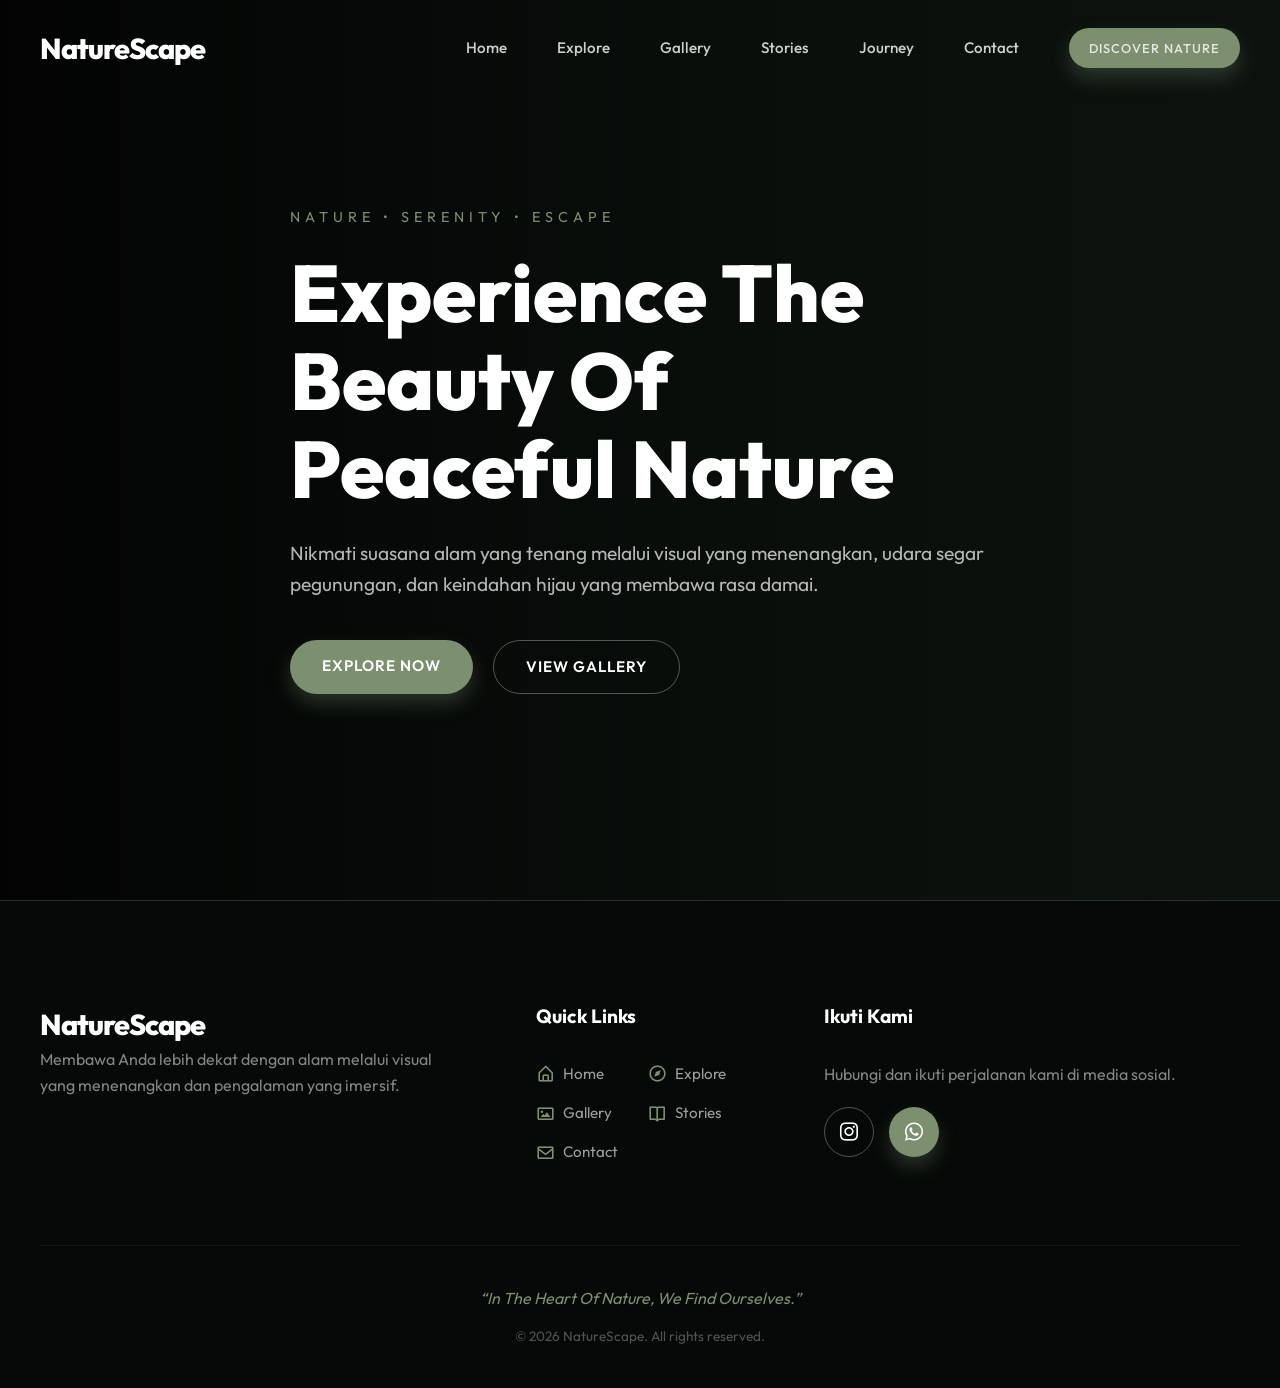
<file: index.html>
<!DOCTYPE html>
<html lang="id">
<head>
    <meta charset="UTF-8">
    <meta name="viewport" content="width=device-width, initial-scale=1.0">
    <title>NatureScape | Experience The Serenity</title>
    <link href='https://unpkg.com/boxicons@2.1.4/css/boxicons.min.css' rel='stylesheet'>
    <link rel="stylesheet" href="style.css">
</head>
<body>


    <!-- Navbar -->
    <nav id="navbar">
        <div class="container nav-container">
            <a href="index.html" class="logo">NatureScape</a>
            
            <div class="nav-links">
                <a href="index.html">Home</a>
                <a href="explore.html">Explore</a>
                <a href="gallery.html">Gallery</a>
                <a href="stories.html">Stories</a>
                <a href="journey.html">Journey</a>
                <a href="contact.html">Contact</a>
                <a href="explore.html" class="btn btn-primary" style="padding: 10px 20px; font-size: 0.8rem;">Discover Nature</a>
            </div>
        </div>
    </nav>

    <!-- Hero Section -->
    <header class="hero" style="background-image: url('https://images.unsplash.com/photo-1441974231531-c6227db76b6e?auto=format&fit=crop&q=80&w=2000');">
        <div class="hero-overlay"></div>
        <div class="container">
            <div class="hero-content">
                <span class="hero-tagline">Nature • Serenity • Escape</span>
                <h1>Experience The Beauty Of Peaceful Nature</h1>
                <p>Nikmati suasana alam yang tenang melalui visual yang menenangkan, udara segar pegunungan, dan keindahan hijau yang membawa rasa damai.</p>
                <div class="hero-btns">
                    <a href="explore.html" class="btn btn-primary">Explore Now</a>
                    <a href="gallery.html" class="btn btn-outline">View Gallery</a>
                </div>
            </div>
        </div>
        
    </header>

    <!-- Footer -->
    <footer>
        <div class="container">
            <div class="footer-grid">
                <div class="footer-col">
                    <a href="#" class="logo" style="color: white;">NatureScape</a>
                    <p>Membawa Anda lebih dekat dengan alam melalui visual yang menenangkan dan pengalaman yang imersif.</p>
                </div>
                <div class="footer-col">
                    <h4>Quick Links</h4>
                    <div class="quick-links-grid">
                        <a href="index.html"><i class='bx bx-home-alt'></i> Home</a>
                        <a href="explore.html"><i class='bx bx-compass'></i> Explore</a>
                        <a href="gallery.html"><i class='bx bx-image'></i> Gallery</a>
                        <a href="stories.html"><i class='bx bx-book-open'></i> Stories</a>
                        <a href="contact.html"><i class='bx bx-envelope'></i> Contact</a>
                    </div>
                </div>
                <div class="footer-col">
                    <h4>Ikuti Kami</h4>
                    <p>Hubungi dan ikuti perjalanan kami di media sosial.</p>
                    <div class="social-links" style="display: flex; gap: 15px; flex-wrap: wrap; margin-top: 15px;">
                        <a href="https://www.instagram.com/mrijalalafif?igsh=MTB0MHI0NGc5NnZpOQ==" class="btn btn-outline social-btn" title="Instagram" target="_blank"><i class='bx bxl-instagram'></i></a>
                        <a href="https://wa.me/6285609213828?text=Halo%20kak%2C%20saya%20ingin%20diskusi%20tentang%20NatureScape" class="btn btn-primary social-btn" title="WhatsApp" target="_blank"><i class='bx bxl-whatsapp'></i></a>
                    </div>
                </div>
            </div>

            <div class="footer-bottom">
                <p class="footer-quote">“In The Heart Of Nature, We Find Ourselves.”</p>
                <p class="copyright">© 2026 NatureScape. All rights reserved.</p>
            </div>
        </div>
    </footer>

    <script src="script.js"></script>
</body>
</html>
</file>
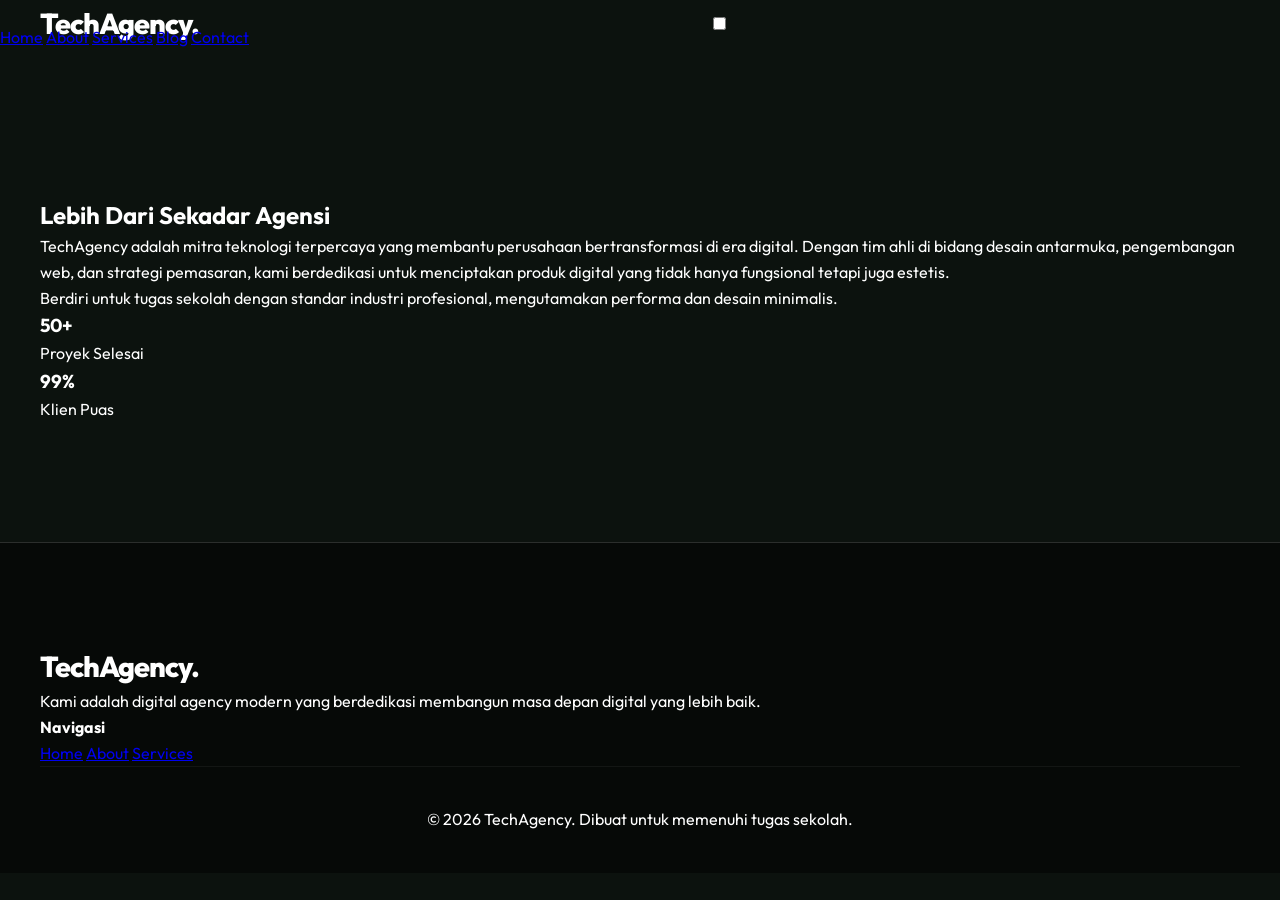
<file: about.html>
<!DOCTYPE html>
<html lang="id">
<head>
    <meta charset="UTF-8">
    <meta name="viewport" content="width=device-width, initial-scale=1.0">
    <title>About Us - TechAgency</title>
    <link rel="preconnect" href="https://fonts.googleapis.com">
    <link rel="preconnect" href="https://fonts.gstatic.com" crossorigin>
    <link href="https://fonts.googleapis.com/css2?family=Inter:wght@300;400;500;600;700;800&display=swap" rel="stylesheet">
    <link rel="stylesheet" href="https://cdnjs.cloudflare.com/ajax/libs/font-awesome/6.4.0/css/all.min.css">
    <link rel="stylesheet" href="style.css">
</head>
<body>

    <header class="navbar">
        <div class="container nav-container">
            <a href="index.html" class="logo">Tech<span>Agency.</span></a>
            <input type="checkbox" id="check">
            <label for="check" class="menu-toggle">
                <span class="bar"></span>
                <span class="bar"></span>
                <span class="bar"></span>
            </label>
            <nav class="nav-menu">
                <a href="index.html" class="nav-link">Home</a>
                <a href="about.html" class="nav-link active">About</a>
                <a href="services.html" class="nav-link">Services</a>
                <a href="blog.html" class="nav-link">Blog</a>
                <a href="contact.html" class="nav-link btn-nav">Contact</a>
            </nav>
        </div>
    </header>

    <section class="about" style="padding-top: 150px;">
        <div class="container about-container">
            <div class="about-text">
                <h2>Lebih Dari Sekadar <span class="highlight">Agensi</span></h2>
                <p>TechAgency adalah mitra teknologi terpercaya yang membantu perusahaan bertransformasi di era digital. Dengan tim ahli di bidang desain antarmuka, pengembangan web, dan strategi pemasaran, kami berdedikasi untuk menciptakan produk digital yang tidak hanya fungsional tetapi juga estetis.</p>
                <p>Berdiri untuk tugas sekolah dengan standar industri profesional, mengutamakan performa dan desain minimalis.</p>
            </div>
            <div class="about-stats">
                <div class="stat-item">
                    <h3>50+</h3>
                    <p>Proyek Selesai</p>
                </div>
                <div class="stat-item">
                    <h3>99%</h3>
                    <p>Klien Puas</p>
                </div>
            </div>
        </div>
    </section>

    <footer>
        <div class="container footer-content">
            <div class="footer-top">
                <div class="footer-brand">
                    <a href="index.html" class="logo">Tech<span>Agency.</span></a>
                    <p>Kami adalah digital agency modern yang berdedikasi membangun masa depan digital yang lebih baik.</p>
                </div>
                <div class="footer-links">
                    <h4>Navigasi</h4>
                    <a href="index.html">Home</a>
                    <a href="about.html">About</a>
                    <a href="services.html">Services</a>
                </div>
            </div>
            <div class="footer-bottom">
                <p>&copy; 2026 TechAgency. Dibuat untuk memenuhi tugas sekolah.</p>
            </div>
        </div>
    </footer>

</body>
</html>
</file>
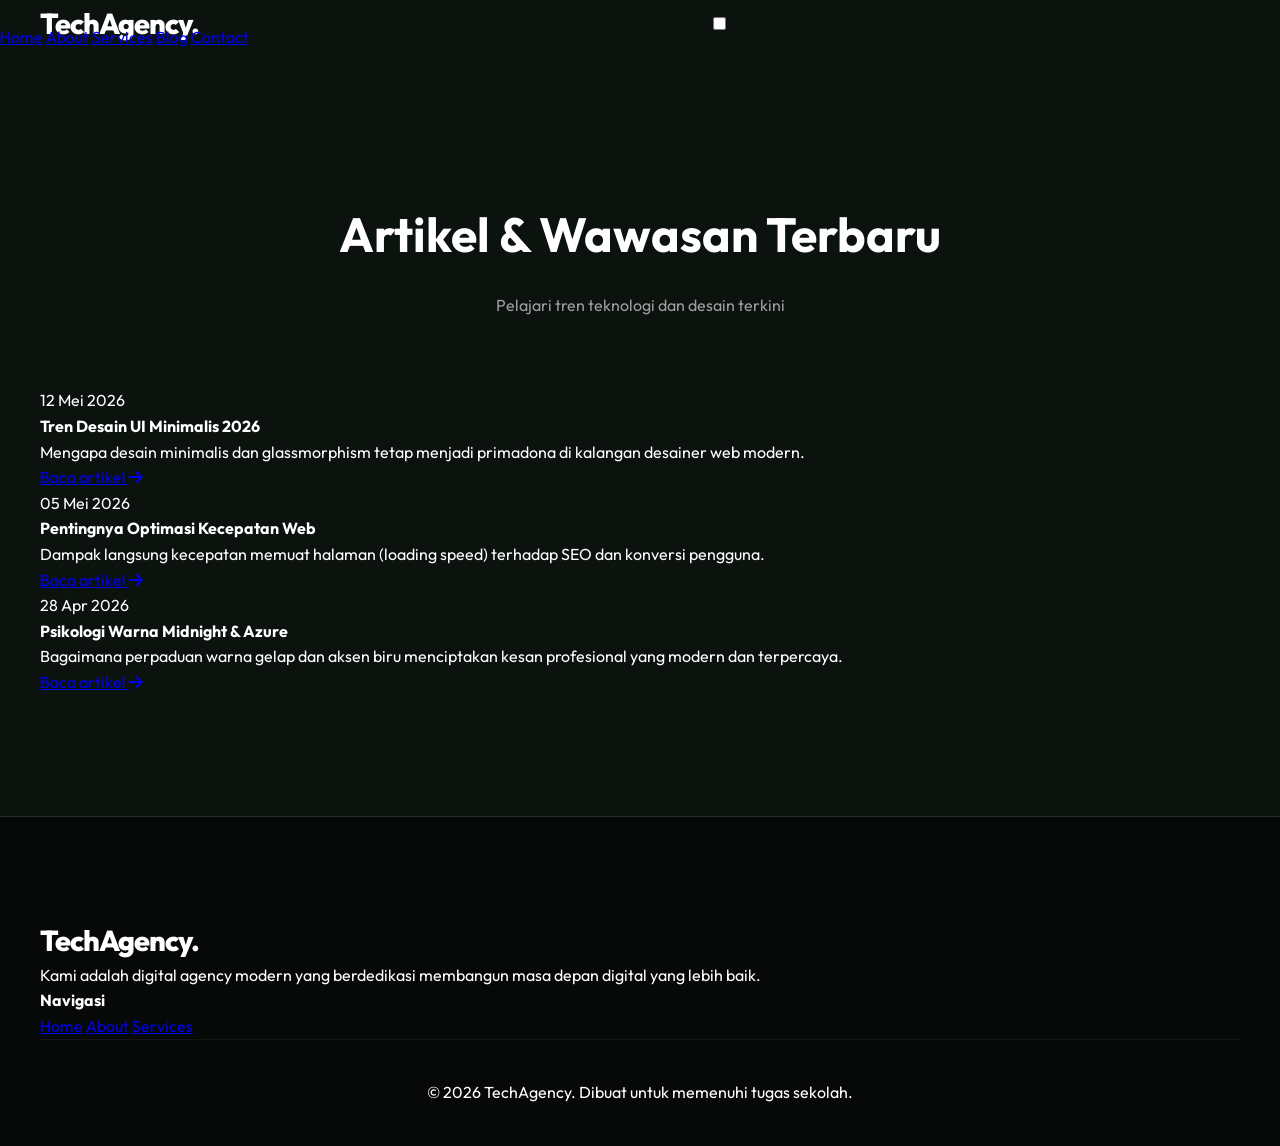
<file: blog.html>
<!DOCTYPE html>
<html lang="id">
<head>
    <meta charset="UTF-8">
    <meta name="viewport" content="width=device-width, initial-scale=1.0">
    <title>Blog - TechAgency</title>
    <link rel="preconnect" href="https://fonts.googleapis.com">
    <link rel="preconnect" href="https://fonts.gstatic.com" crossorigin>
    <link href="https://fonts.googleapis.com/css2?family=Inter:wght@300;400;500;600;700;800&display=swap" rel="stylesheet">
    <link rel="stylesheet" href="https://cdnjs.cloudflare.com/ajax/libs/font-awesome/6.4.0/css/all.min.css">
    <link rel="stylesheet" href="style.css">
</head>
<body>

    <header class="navbar">
        <div class="container nav-container">
            <a href="index.html" class="logo">Tech<span>Agency.</span></a>
            <input type="checkbox" id="check">
            <label for="check" class="menu-toggle">
                <span class="bar"></span>
                <span class="bar"></span>
                <span class="bar"></span>
            </label>
            <nav class="nav-menu">
                <a href="index.html" class="nav-link">Home</a>
                <a href="about.html" class="nav-link">About</a>
                <a href="services.html" class="nav-link">Services</a>
                <a href="blog.html" class="nav-link active">Blog</a>
                <a href="contact.html" class="nav-link btn-nav">Contact</a>
            </nav>
        </div>
    </header>

    <section class="blog" style="padding-top: 150px;">
        <div class="container">
            <div class="section-header">
                <h2>Artikel & Wawasan Terbaru</h2>
                <p>Pelajari tren teknologi dan desain terkini</p>
            </div>
            
            <div class="blog-grid">
                <div class="blog-card">
                    <div class="blog-img img-1"></div>
                    <div class="blog-info">
                        <span class="blog-date">12 Mei 2026</span>
                        <h4>Tren Desain UI Minimalis 2026</h4>
                        <p>Mengapa desain minimalis dan glassmorphism tetap menjadi primadona di kalangan desainer web modern.</p>
                        <a href="#" class="read-more">Baca artikel <i class="fa-solid fa-arrow-right"></i></a>
                    </div>
                </div>
                <div class="blog-card">
                    <div class="blog-img img-2"></div>
                    <div class="blog-info">
                        <span class="blog-date">05 Mei 2026</span>
                        <h4>Pentingnya Optimasi Kecepatan Web</h4>
                        <p>Dampak langsung kecepatan memuat halaman (loading speed) terhadap SEO dan konversi pengguna.</p>
                        <a href="#" class="read-more">Baca artikel <i class="fa-solid fa-arrow-right"></i></a>
                    </div>
                </div>
                <div class="blog-card">
                    <div class="blog-img img-3"></div>
                    <div class="blog-info">
                        <span class="blog-date">28 Apr 2026</span>
                        <h4>Psikologi Warna Midnight & Azure</h4>
                        <p>Bagaimana perpaduan warna gelap dan aksen biru menciptakan kesan profesional yang modern dan terpercaya.</p>
                        <a href="#" class="read-more">Baca artikel <i class="fa-solid fa-arrow-right"></i></a>
                    </div>
                </div>
            </div>
        </div>
    </section>

    <footer>
        <div class="container footer-content">
            <div class="footer-top">
                <div class="footer-brand">
                    <a href="index.html" class="logo">Tech<span>Agency.</span></a>
                    <p>Kami adalah digital agency modern yang berdedikasi membangun masa depan digital yang lebih baik.</p>
                </div>
                <div class="footer-links">
                    <h4>Navigasi</h4>
                    <a href="index.html">Home</a>
                    <a href="about.html">About</a>
                    <a href="services.html">Services</a>
                </div>
            </div>
            <div class="footer-bottom">
                <p>&copy; 2026 TechAgency. Dibuat untuk memenuhi tugas sekolah.</p>
            </div>
        </div>
    </footer>

</body>
</html>
</file>
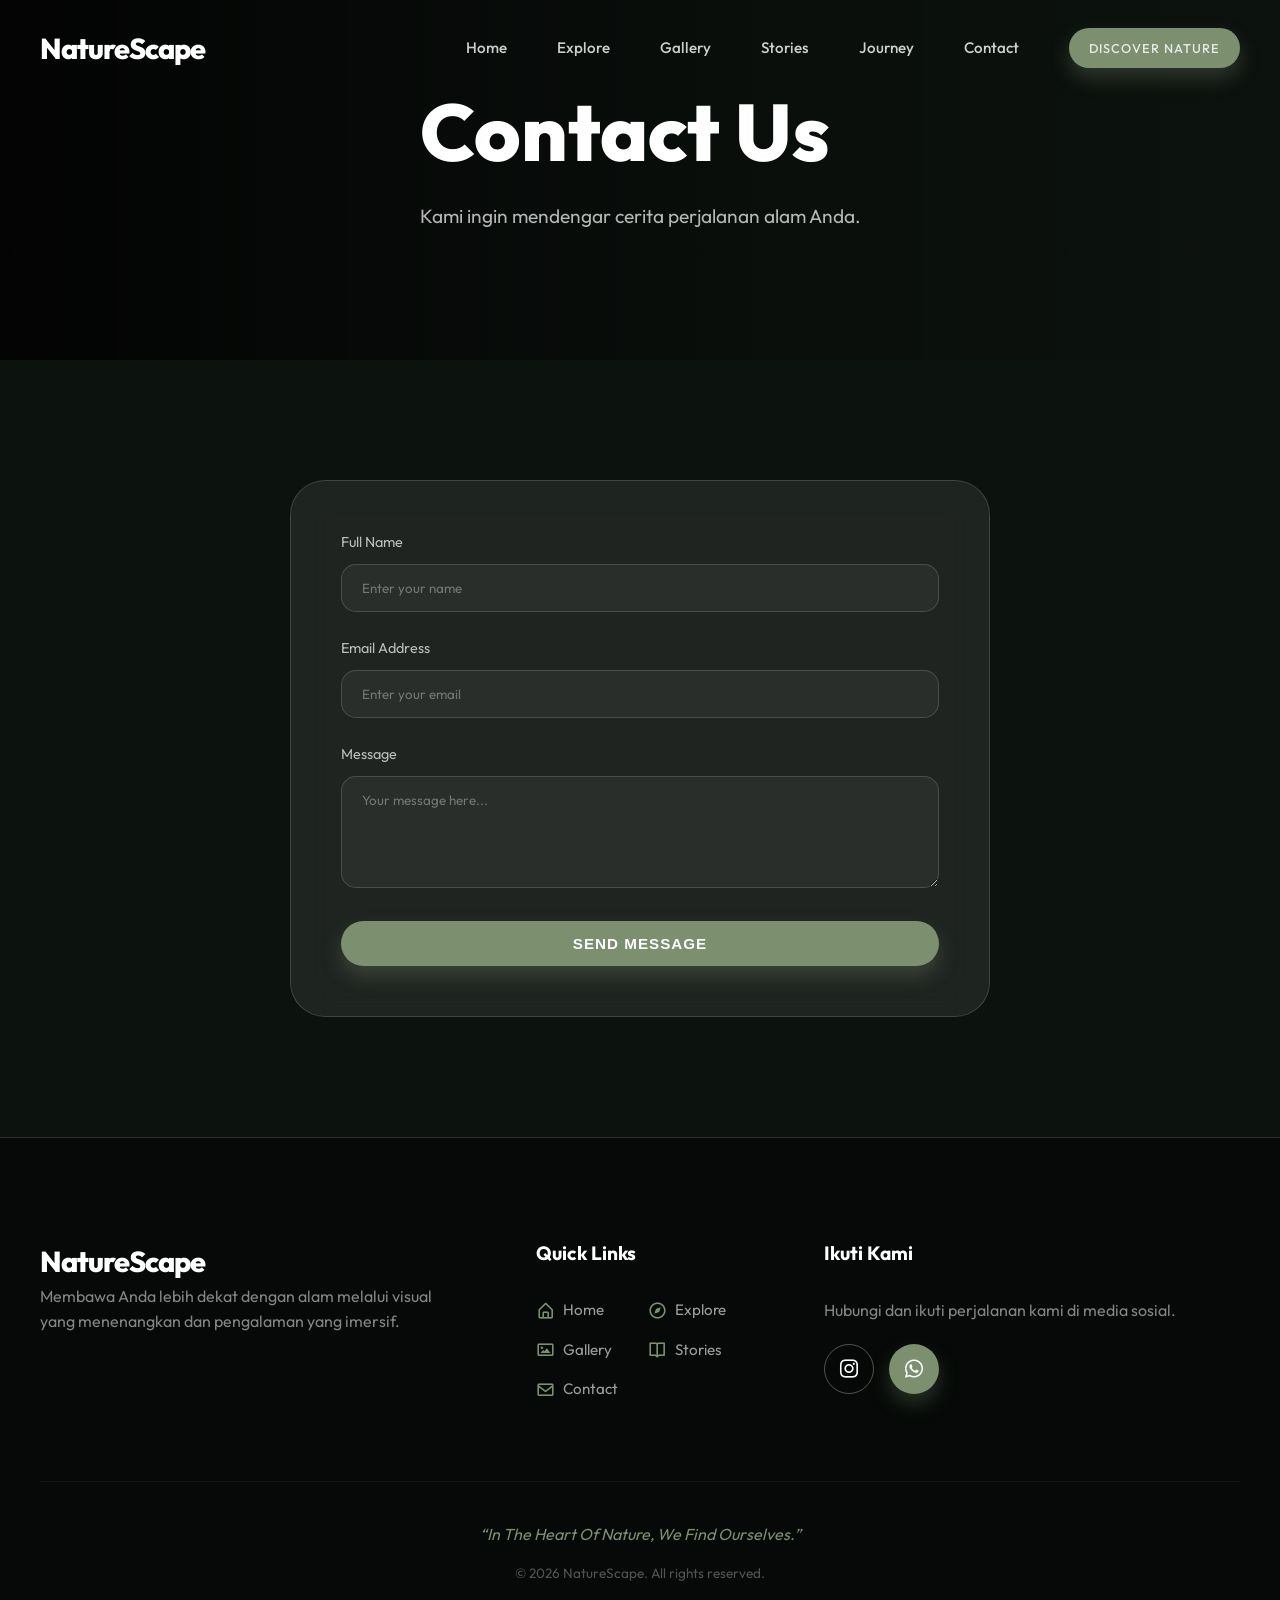
<file: contact.html>
<!DOCTYPE html>
<html lang="id">
<head>
    <meta charset="UTF-8">
    <meta name="viewport" content="width=device-width, initial-scale=1.0">
    <title>Contact | NatureScape</title>
    <link href='https://unpkg.com/boxicons@2.1.4/css/boxicons.min.css' rel='stylesheet'>
    <link rel="stylesheet" href="style.css">
</head>
<body>


    <!-- Navbar -->
    <nav id="navbar" class="scrolled">
        <div class="container nav-container">
            <a href="index.html" class="logo">NatureScape</a>
            <div class="nav-links">
                <a href="index.html">Home</a>
                <a href="explore.html">Explore</a>
                <a href="gallery.html">Gallery</a>
                <a href="stories.html">Stories</a>
                <a href="journey.html">Journey</a>
                <a href="contact.html">Contact</a>
                <a href="explore.html" class="btn btn-primary" style="padding: 10px 20px; font-size: 0.8rem;">Discover Nature</a>
            </div>
        </div>
    </nav>

    <header class="hero" style="height: 40vh; background-image: url('https://images.unsplash.com/photo-1441974231531-c6227db76b6e?auto=format&fit=crop&q=80&w=2000');">
        <div class="hero-overlay"></div>
        <div class="container">
            <div class="hero-content">
                <h1>Contact Us</h1>
                <p>Kami ingin mendengar cerita perjalanan alam Anda.</p>
            </div>
        </div>
    </header>

    <section id="contact">
        <div class="container">
            <form class="contact-form">
                <div class="form-group">
                    <label>Full Name</label>
                    <input type="text" placeholder="Enter your name">
                </div>
                <div class="form-group">
                    <label>Email Address</label>
                    <input type="email" placeholder="Enter your email">
                </div>
                <div class="form-group">
                    <label>Message</label>
                    <textarea rows="5" placeholder="Your message here..."></textarea>
                </div>
                <button type="submit" class="btn btn-primary" style="width: 100%;">Send Message</button>
            </form>
        </div>
    </section>

    <!-- Footer -->
    <footer>
        <div class="container">
            <div class="footer-grid">
                <div class="footer-col">
                    <a href="#" class="logo" style="color: white;">NatureScape</a>
                    <p>Membawa Anda lebih dekat dengan alam melalui visual yang menenangkan dan pengalaman yang imersif.</p>
                </div>
                <div class="footer-col">
                    <h4>Quick Links</h4>
                    <div class="quick-links-grid">
                        <a href="index.html"><i class='bx bx-home-alt'></i> Home</a>
                        <a href="explore.html"><i class='bx bx-compass'></i> Explore</a>
                        <a href="gallery.html"><i class='bx bx-image'></i> Gallery</a>
                        <a href="stories.html"><i class='bx bx-book-open'></i> Stories</a>
                        <a href="contact.html"><i class='bx bx-envelope'></i> Contact</a>
                    </div>
                </div>
                <div class="footer-col">
                    <h4>Ikuti Kami</h4>
                    <p>Hubungi dan ikuti perjalanan kami di media sosial.</p>
                    <div class="social-links" style="display: flex; gap: 15px; flex-wrap: wrap; margin-top: 15px;">
                        <a href="https://www.instagram.com/mrijalalafif?igsh=MTB0MHI0NGc5NnZpOQ==" class="btn btn-outline social-btn" title="Instagram" target="_blank"><i class='bx bxl-instagram'></i></a>
                        <a href="https://wa.me/6285609213828?text=Halo%20kak%2C%20saya%20ingin%20diskusi%20tentang%20NatureScape" class="btn btn-primary social-btn" title="WhatsApp" target="_blank"><i class='bx bxl-whatsapp'></i></a>
                    </div>
                </div>
            </div>

            <div class="footer-bottom">
                <p class="footer-quote">“In The Heart Of Nature, We Find Ourselves.”</p>
                <p class="copyright">© 2026 NatureScape. All rights reserved.</p>
            </div>
        </div>
    </footer>

    <script src="script.js"></script>
</body>
</html>
</file>
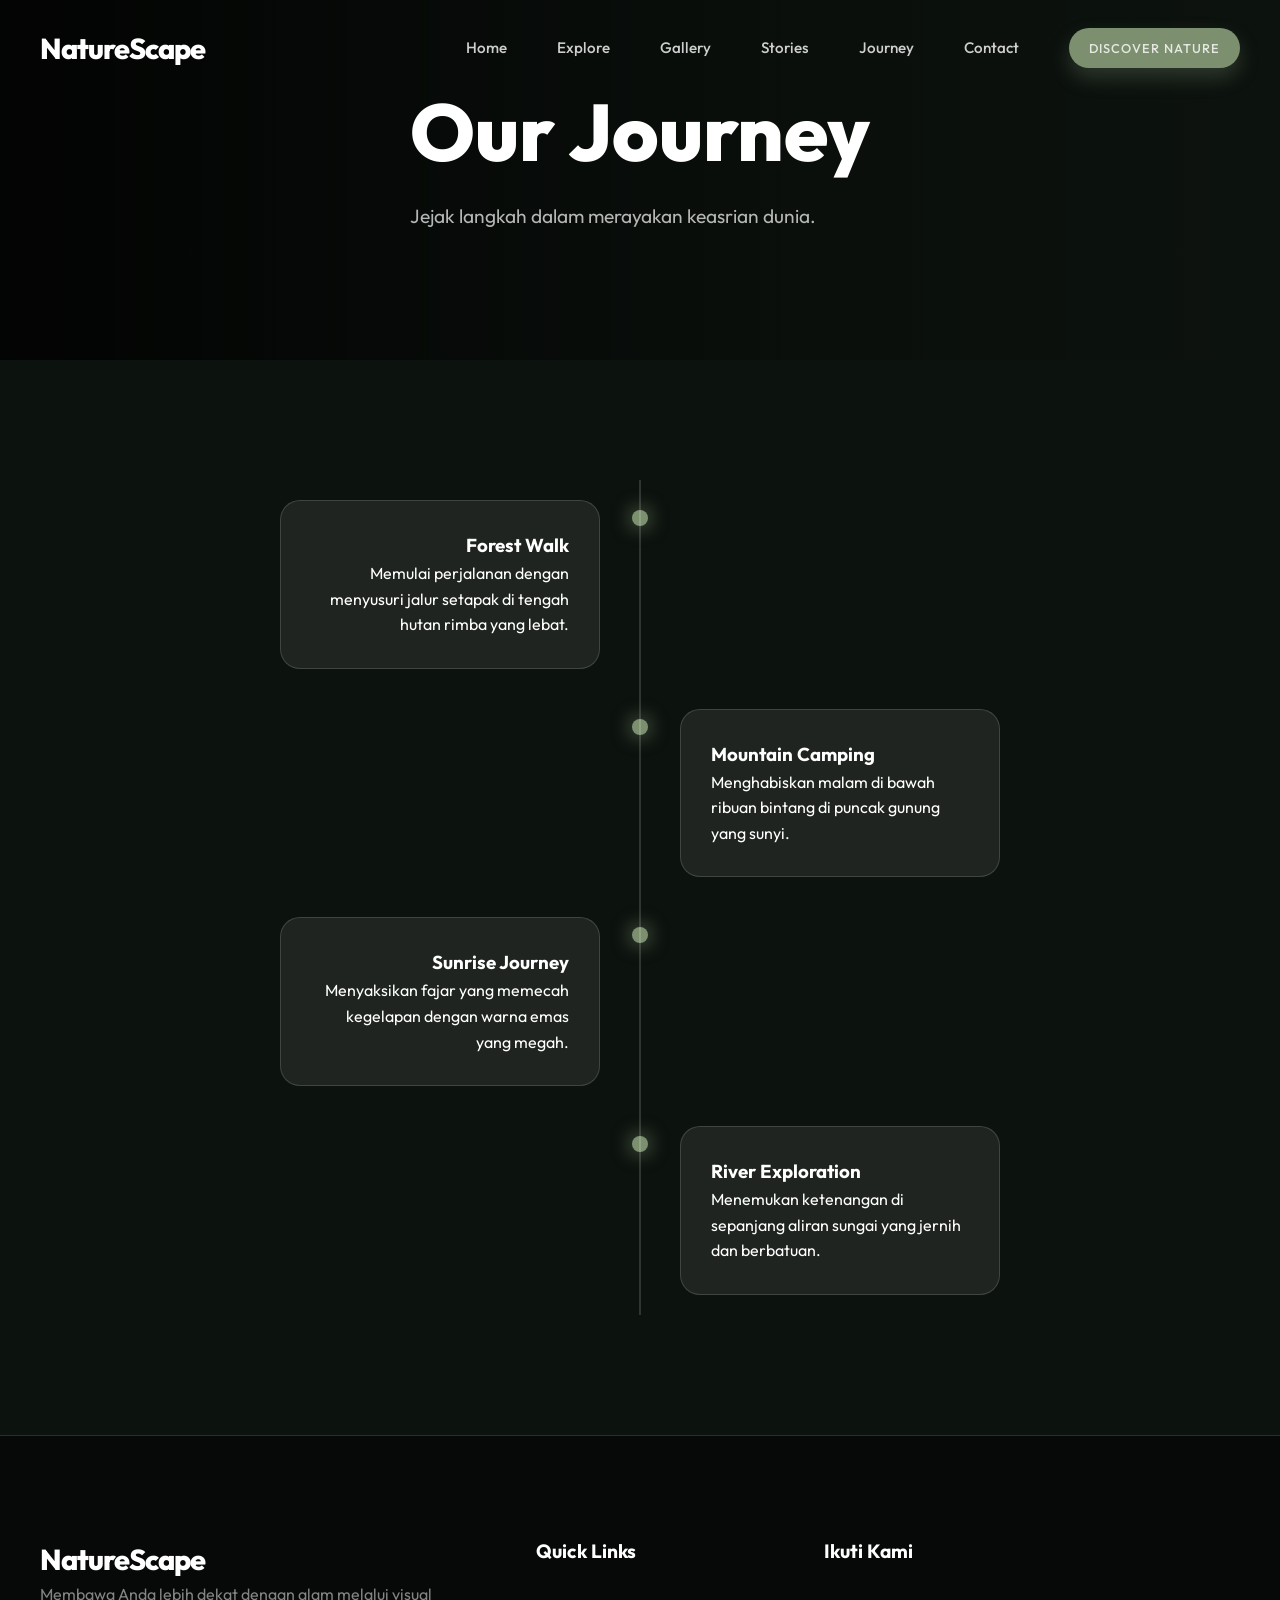
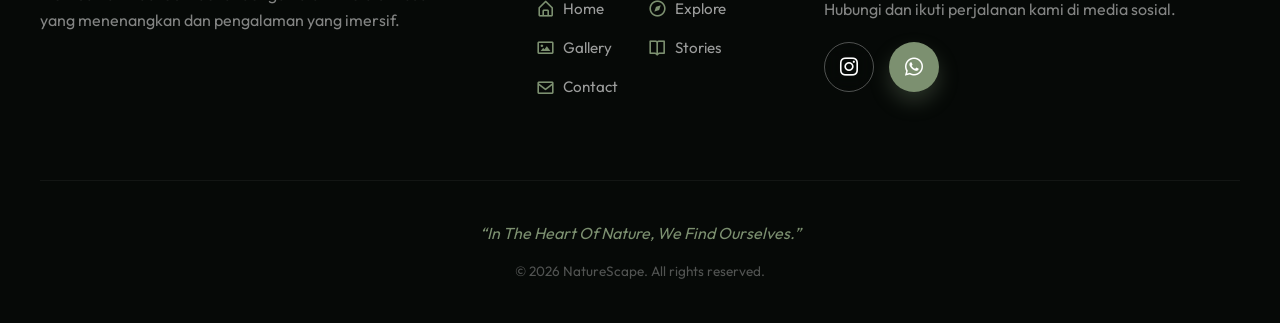
<file: journey.html>
<!DOCTYPE html>
<html lang="id">
<head>
    <meta charset="UTF-8">
    <meta name="viewport" content="width=device-width, initial-scale=1.0">
    <title>Journey | NatureScape</title>
    <link href='https://unpkg.com/boxicons@2.1.4/css/boxicons.min.css' rel='stylesheet'>
    <link rel="stylesheet" href="style.css">
</head>
<body>


    <!-- Navbar -->
    <nav id="navbar" class="scrolled">
        <div class="container nav-container">
            <a href="index.html" class="logo">NatureScape</a>
            <div class="nav-links">
                <a href="index.html">Home</a>
                <a href="explore.html">Explore</a>
                <a href="gallery.html">Gallery</a>
                <a href="stories.html">Stories</a>
                <a href="journey.html">Journey</a>
                <a href="contact.html">Contact</a>
                <a href="explore.html" class="btn btn-primary" style="padding: 10px 20px; font-size: 0.8rem;">Discover Nature</a>
            </div>
        </div>
    </nav>

    <header class="hero" style="height: 40vh; background-image: url('https://images.unsplash.com/photo-1464822759023-fed622ff2c3b?auto=format&fit=crop&q=80&w=2000');">
        <div class="hero-overlay"></div>
        <div class="container">
            <div class="hero-content">
                <h1>Our Journey</h1>
                <p>Jejak langkah dalam merayakan keasrian dunia.</p>
            </div>
        </div>
    </header>

    <section id="journey">
        <div class="container">
            <div class="timeline">
                <div class="timeline-item">
                    <div class="timeline-dot"></div>
                    <div class="timeline-content">
                        <h3>Forest Walk</h3>
                        <p>Memulai perjalanan dengan menyusuri jalur setapak di tengah hutan rimba yang lebat.</p>
                    </div>
                </div>
                <div class="timeline-item">
                    <div class="timeline-dot"></div>
                    <div class="timeline-content">
                        <h3>Mountain Camping</h3>
                        <p>Menghabiskan malam di bawah ribuan bintang di puncak gunung yang sunyi.</p>
                    </div>
                </div>
                <div class="timeline-item">
                    <div class="timeline-dot"></div>
                    <div class="timeline-content">
                        <h3>Sunrise Journey</h3>
                        <p>Menyaksikan fajar yang memecah kegelapan dengan warna emas yang megah.</p>
                    </div>
                </div>
                <div class="timeline-item">
                    <div class="timeline-dot"></div>
                    <div class="timeline-content">
                        <h3>River Exploration</h3>
                        <p>Menemukan ketenangan di sepanjang aliran sungai yang jernih dan berbatuan.</p>
                    </div>
                </div>
            </div>
        </div>
    </section>

    <!-- Footer -->
    <footer>
        <div class="container">
            <div class="footer-grid">
                <div class="footer-col">
                    <a href="#" class="logo" style="color: white;">NatureScape</a>
                    <p>Membawa Anda lebih dekat dengan alam melalui visual yang menenangkan dan pengalaman yang imersif.</p>
                </div>
                <div class="footer-col">
                    <h4>Quick Links</h4>
                    <div class="quick-links-grid">
                        <a href="index.html"><i class='bx bx-home-alt'></i> Home</a>
                        <a href="explore.html"><i class='bx bx-compass'></i> Explore</a>
                        <a href="gallery.html"><i class='bx bx-image'></i> Gallery</a>
                        <a href="stories.html"><i class='bx bx-book-open'></i> Stories</a>
                        <a href="contact.html"><i class='bx bx-envelope'></i> Contact</a>
                    </div>
                </div>
                <div class="footer-col">
                    <h4>Ikuti Kami</h4>
                    <p>Hubungi dan ikuti perjalanan kami di media sosial.</p>
                    <div class="social-links" style="display: flex; gap: 15px; flex-wrap: wrap; margin-top: 15px;">
                        <a href="https://www.instagram.com/mrijalalafif?igsh=MTB0MHI0NGc5NnZpOQ==" class="btn btn-outline social-btn" title="Instagram" target="_blank"><i class='bx bxl-instagram'></i></a>
                        <a href="https://wa.me/6285609213828?text=Halo%20kak%2C%20saya%20ingin%20diskusi%20tentang%20NatureScape" class="btn btn-primary social-btn" title="WhatsApp" target="_blank"><i class='bx bxl-whatsapp'></i></a>
                    </div>
                </div>
            </div>

            <div class="footer-bottom">
                <p class="footer-quote">“In The Heart Of Nature, We Find Ourselves.”</p>
                <p class="copyright">© 2026 NatureScape. All rights reserved.</p>
            </div>
        </div>
    </footer>

    <script src="script.js"></script>
</body>
</html>
</file>
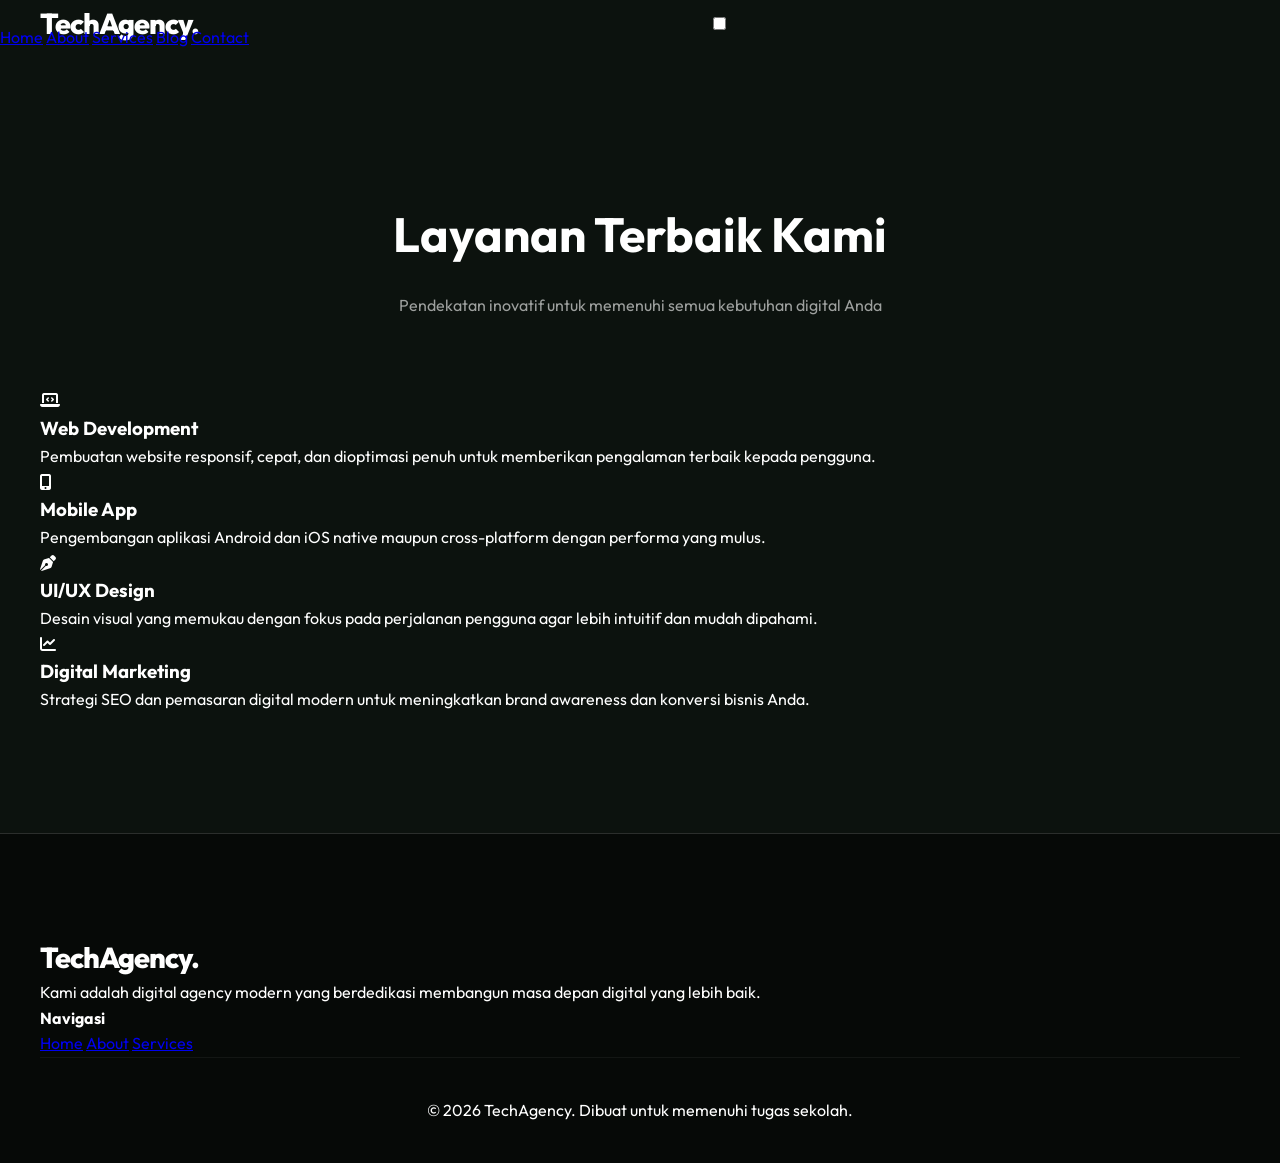
<file: services.html>
<!DOCTYPE html>
<html lang="id">
<head>
    <meta charset="UTF-8">
    <meta name="viewport" content="width=device-width, initial-scale=1.0">
    <title>Our Services - TechAgency</title>
    <link rel="preconnect" href="https://fonts.googleapis.com">
    <link rel="preconnect" href="https://fonts.gstatic.com" crossorigin>
    <link href="https://fonts.googleapis.com/css2?family=Inter:wght@300;400;500;600;700;800&display=swap" rel="stylesheet">
    <link rel="stylesheet" href="https://cdnjs.cloudflare.com/ajax/libs/font-awesome/6.4.0/css/all.min.css">
    <link rel="stylesheet" href="style.css">
</head>
<body>

    <header class="navbar">
        <div class="container nav-container">
            <a href="index.html" class="logo">Tech<span>Agency.</span></a>
            <input type="checkbox" id="check">
            <label for="check" class="menu-toggle">
                <span class="bar"></span>
                <span class="bar"></span>
                <span class="bar"></span>
            </label>
            <nav class="nav-menu">
                <a href="index.html" class="nav-link">Home</a>
                <a href="about.html" class="nav-link">About</a>
                <a href="services.html" class="nav-link active">Services</a>
                <a href="blog.html" class="nav-link">Blog</a>
                <a href="contact.html" class="nav-link btn-nav">Contact</a>
            </nav>
        </div>
    </header>

    <section class="services" style="padding-top: 150px;">
        <div class="container">
            <div class="section-header">
                <h2>Layanan Terbaik Kami</h2>
                <p>Pendekatan inovatif untuk memenuhi semua kebutuhan digital Anda</p>
            </div>
            
            <div class="service-grid">
                <div class="card">
                    <div class="card-icon"><i class="fa-solid fa-laptop-code"></i></div>
                    <h3>Web Development</h3>
                    <p>Pembuatan website responsif, cepat, dan dioptimasi penuh untuk memberikan pengalaman terbaik kepada pengguna.</p>
                </div>
                <div class="card">
                    <div class="card-icon"><i class="fa-solid fa-mobile-screen-button"></i></div>
                    <h3>Mobile App</h3>
                    <p>Pengembangan aplikasi Android dan iOS native maupun cross-platform dengan performa yang mulus.</p>
                </div>
                <div class="card">
                    <div class="card-icon"><i class="fa-solid fa-pen-nib"></i></div>
                    <h3>UI/UX Design</h3>
                    <p>Desain visual yang memukau dengan fokus pada perjalanan pengguna agar lebih intuitif dan mudah dipahami.</p>
                </div>
                <div class="card">
                    <div class="card-icon"><i class="fa-solid fa-chart-line"></i></div>
                    <h3>Digital Marketing</h3>
                    <p>Strategi SEO dan pemasaran digital modern untuk meningkatkan brand awareness dan konversi bisnis Anda.</p>
                </div>
            </div>
        </div>
    </section>

    <footer>
        <div class="container footer-content">
            <div class="footer-top">
                <div class="footer-brand">
                    <a href="index.html" class="logo">Tech<span>Agency.</span></a>
                    <p>Kami adalah digital agency modern yang berdedikasi membangun masa depan digital yang lebih baik.</p>
                </div>
                <div class="footer-links">
                    <h4>Navigasi</h4>
                    <a href="index.html">Home</a>
                    <a href="about.html">About</a>
                    <a href="services.html">Services</a>
                </div>
            </div>
            <div class="footer-bottom">
                <p>&copy; 2026 TechAgency. Dibuat untuk memenuhi tugas sekolah.</p>
            </div>
        </div>
    </footer>

</body>
</html>
</file>
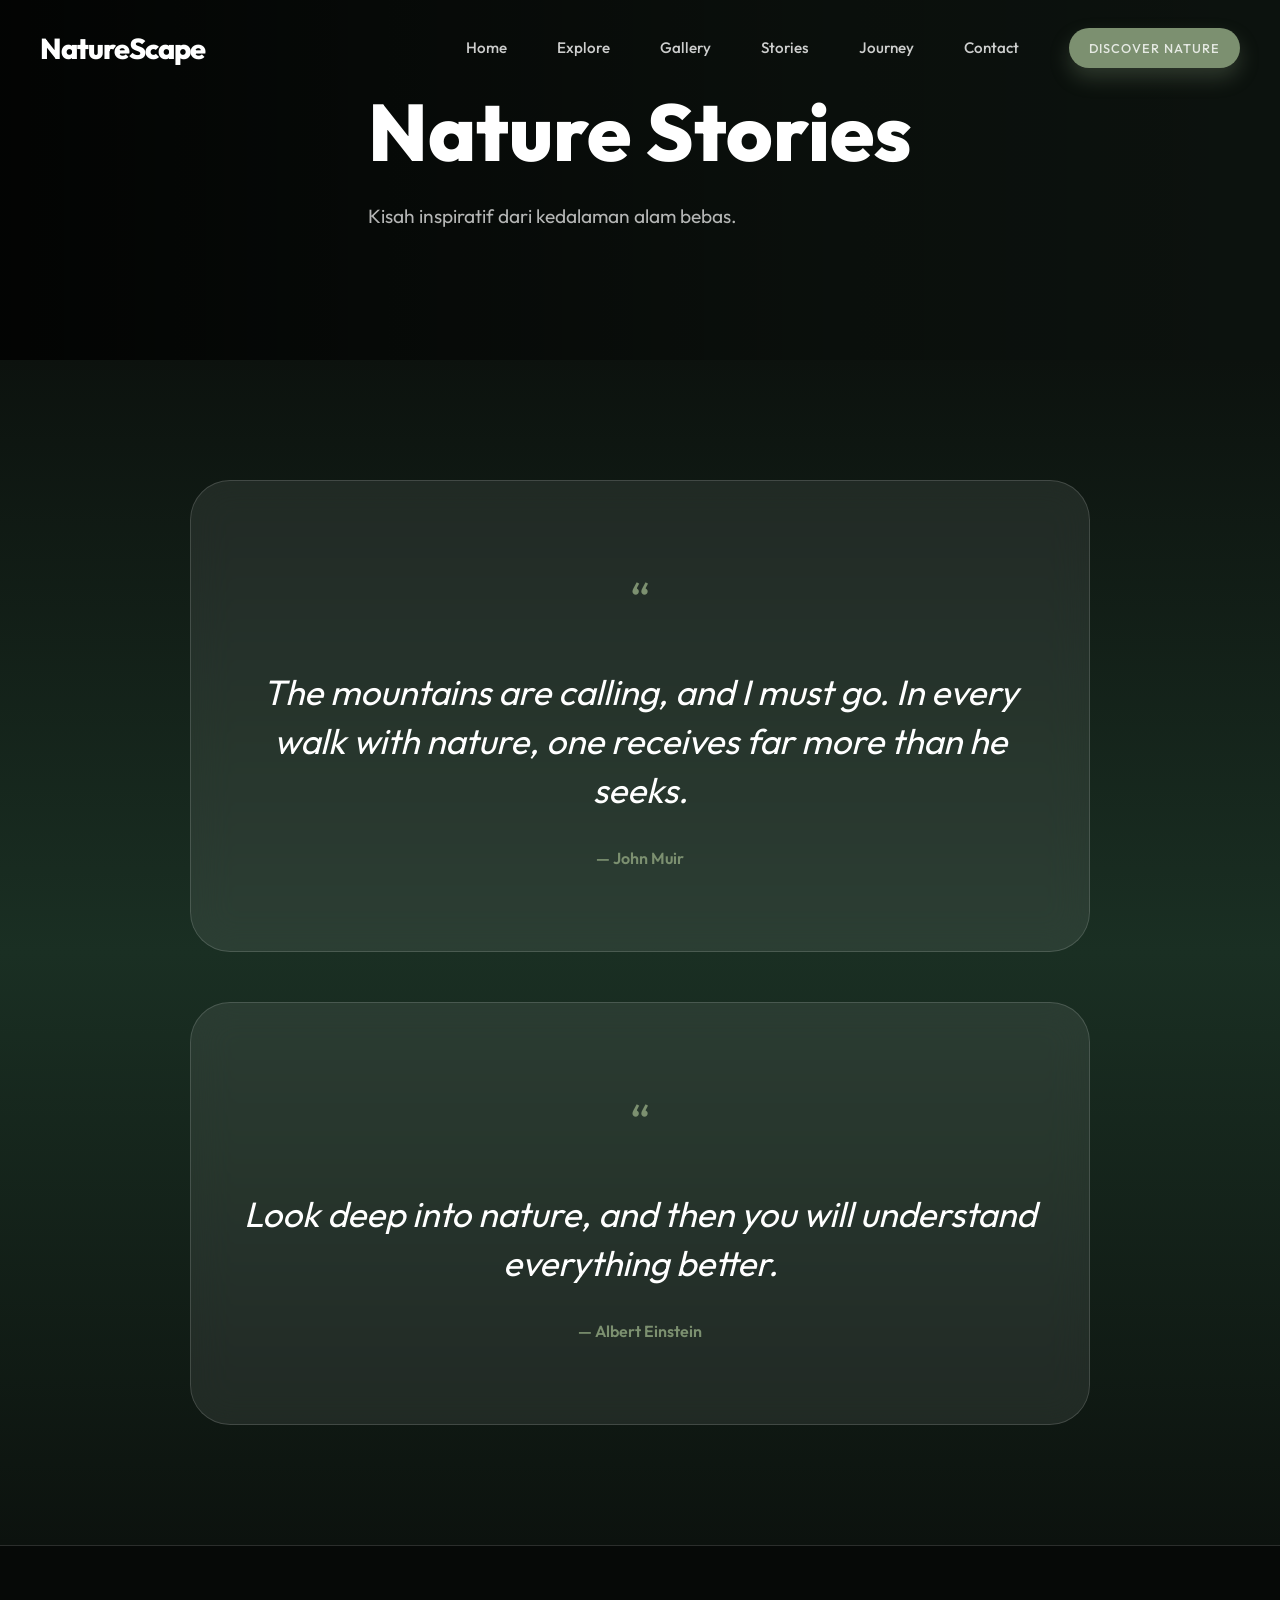
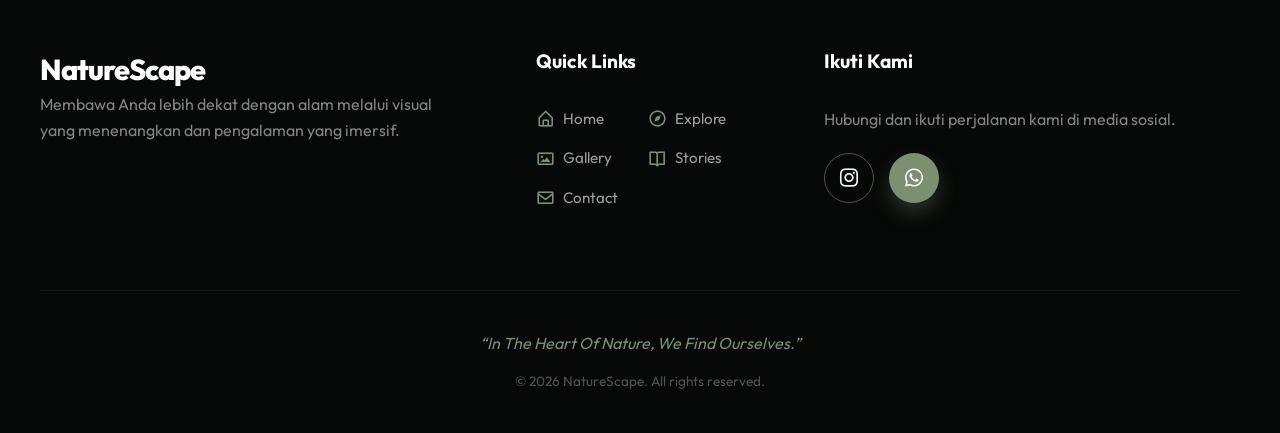
<file: stories.html>
<!DOCTYPE html>
<html lang="id">
<head>
    <meta charset="UTF-8">
    <meta name="viewport" content="width=device-width, initial-scale=1.0">
    <title>Stories | NatureScape</title>
    <link href='https://unpkg.com/boxicons@2.1.4/css/boxicons.min.css' rel='stylesheet'>
    <link rel="stylesheet" href="style.css">
</head>
<body>


    <!-- Navbar -->
    <nav id="navbar" class="scrolled">
        <div class="container nav-container">
            <a href="index.html" class="logo">NatureScape</a>
            <div class="nav-links">
                <a href="index.html">Home</a>
                <a href="explore.html">Explore</a>
                <a href="gallery.html">Gallery</a>
                <a href="stories.html">Stories</a>
                <a href="journey.html">Journey</a>
                <a href="contact.html">Contact</a>
                <a href="explore.html" class="btn btn-primary" style="padding: 10px 20px; font-size: 0.8rem;">Discover Nature</a>
            </div>
        </div>
    </nav>

    <header class="hero" style="height: 40vh; background-image: url('https://images.unsplash.com/photo-1426604966848-d7adac402bff?auto=format&fit=crop&q=80&w=2000');">
        <div class="hero-overlay"></div>
        <div class="container">
            <div class="hero-content">
                <h1>Nature Stories</h1>
                <p>Kisah inspiratif dari kedalaman alam bebas.</p>
            </div>
        </div>
    </header>

    <section id="stories" class="stories">
        <div class="container">
            <div class="quote-container" style="margin-bottom: 50px;">
                <div class="quote-icon">“</div>
                <p class="quote-text">The mountains are calling, and I must go. In every walk with nature, one receives far more than he seeks.</p>
                <p style="color: var(--sage-green); font-weight: 600;">— John Muir</p>
            </div>

            <div class="quote-container">
                <div class="quote-icon">“</div>
                <p class="quote-text">Look deep into nature, and then you will understand everything better.</p>
                <p style="color: var(--sage-green); font-weight: 600;">— Albert Einstein</p>
            </div>
        </div>
    </section>

    <!-- Footer -->
    <footer>
        <div class="container">
            <div class="footer-grid">
                <div class="footer-col">
                    <a href="#" class="logo" style="color: white;">NatureScape</a>
                    <p>Membawa Anda lebih dekat dengan alam melalui visual yang menenangkan dan pengalaman yang imersif.</p>
                </div>
                <div class="footer-col">
                    <h4>Quick Links</h4>
                    <div class="quick-links-grid">
                        <a href="index.html"><i class='bx bx-home-alt'></i> Home</a>
                        <a href="explore.html"><i class='bx bx-compass'></i> Explore</a>
                        <a href="gallery.html"><i class='bx bx-image'></i> Gallery</a>
                        <a href="stories.html"><i class='bx bx-book-open'></i> Stories</a>
                        <a href="contact.html"><i class='bx bx-envelope'></i> Contact</a>
                    </div>
                </div>
                <div class="footer-col">
                    <h4>Ikuti Kami</h4>
                    <p>Hubungi dan ikuti perjalanan kami di media sosial.</p>
                    <div class="social-links" style="display: flex; gap: 15px; flex-wrap: wrap; margin-top: 15px;">
                        <a href="https://www.instagram.com/mrijalalafif?igsh=MTB0MHI0NGc5NnZpOQ==" class="btn btn-outline social-btn" title="Instagram" target="_blank"><i class='bx bxl-instagram'></i></a>
                        <a href="https://wa.me/6285609213828?text=Halo%20kak%2C%20saya%20ingin%20diskusi%20tentang%20NatureScape" class="btn btn-primary social-btn" title="WhatsApp" target="_blank"><i class='bx bxl-whatsapp'></i></a>
                    </div>
                </div>
            </div>

            <div class="footer-bottom">
                <p class="footer-quote">“In The Heart Of Nature, We Find Ourselves.”</p>
                <p class="copyright">© 2026 NatureScape. All rights reserved.</p>
            </div>
        </div>
    </footer>

    <script src="script.js"></script>
</body>
</html>
</file>
<file: style.css>
@import url('https://fonts.googleapis.com/css2?family=Outfit:wght@300;400;500;600;700;800&family=Poppins:wght@300;400;600&display=swap');

:root {
    --forest-green: #1a2f23;
    --sage-green: #7c9070;
    --warm-beige: #f3eeea;
    --soft-white: #ffffff;
    --dark-natural: #0c120e;
    --glass: rgba(255, 255, 255, 0.08);
    --glass-border: rgba(255, 255, 255, 0.15);
    --transition: all 0.5s cubic-bezier(0.4, 0, 0.2, 1);
    --font-main: 'Outfit', sans-serif;
    --font-heading: 'Outfit', sans-serif;
}

* {
    margin: 0;
    padding: 0;
    box-sizing: border-box;
    scroll-behavior: smooth;
}

body {
    background-color: var(--dark-natural);
    color: var(--soft-white);
    font-family: var(--font-main);
    line-height: 1.6;
    overflow-x: hidden;
}

/* Scrollbar */
::-webkit-scrollbar {
    width: 8px;
}
::-webkit-scrollbar-track {
    background: var(--dark-natural);
}
::-webkit-scrollbar-thumb {
    background: var(--sage-green);
    border-radius: 10px;
}

/* Reusable Components */
.container {
    max-width: 1300px;
    margin: 0 auto;
    padding: 0 40px;
}

.btn {
    padding: 14px 32px;
    border-radius: 50px;
    font-weight: 600;
    cursor: pointer;
    transition: var(--transition);
    text-decoration: none;
    display: inline-block;
    font-size: 0.95rem;
    border: none;
    text-transform: uppercase;
    letter-spacing: 1px;
}

.btn-primary {
    background: var(--sage-green);
    color: white;
    box-shadow: 0 10px 20px rgba(124, 144, 112, 0.3);
}

.btn-primary:hover {
    transform: translateY(-5px);
    background: #8ca381;
    box-shadow: 0 15px 30px rgba(124, 144, 112, 0.4);
}

.btn-outline {
    background: transparent;
    color: white;
    border: 1px solid rgba(255, 255, 255, 0.3);
    backdrop-filter: blur(10px);
}

.btn-outline:hover {
    background: white;
    color: var(--dark-natural);
    border-color: white;
    transform: translateY(-5px);
}

/* Navbar */
nav {
    position: fixed;
    top: 0;
    left: 0;
    width: 100%;
    padding: 25px 0;
    z-index: 1000;
    transition: var(--transition);
}

nav.scrolled {
    padding: 15px 0;
    background: rgba(12, 18, 14, 0.85);
    backdrop-filter: blur(15px);
    border-bottom: 1px solid var(--glass-border);
}

.nav-container {
    display: flex;
    justify-content: space-between;
    align-items: center;
}

.logo {
    font-size: 1.8rem;
    font-weight: 800;
    color: white;
    text-decoration: none;
    letter-spacing: -1px;
}

.nav-links {
    display: flex;
    gap: 50px;
    align-items: center;
}

.nav-links a {
    color: rgba(255, 255, 255, 0.8);
    text-decoration: none;
    font-weight: 500;
    font-size: 0.95rem;
    transition: var(--transition);
    position: relative;
}

.nav-links a::after {
    content: '';
    position: absolute;
    bottom: -5px;
    left: 0;
    width: 0;
    height: 2px;
    background: var(--sage-green);
    transition: var(--transition);
}

.nav-links a:hover {
    color: white;
}

.nav-links a:hover::after {
    width: 100%;
}

/* Hero Section */
.hero {
    height: 100vh;
    width: 100%;
    position: relative;
    display: flex;
    align-items: center;
    background-size: cover;
    background-position: center;
    overflow: hidden;
}

.hero-overlay {
    position: absolute;
    top: 0;
    left: 0;
    width: 100%;
    height: 100%;
    background: linear-gradient(to right, rgba(0,0,0,0.8) 0%, rgba(0,0,0,0.2) 60%, rgba(0,0,0,0) 100%);
    z-index: 1;
}

.hero-content {
    position: relative;
    z-index: 2;
    max-width: 700px;
}

.hero-tagline {
    font-size: 0.9rem;
    text-transform: uppercase;
    letter-spacing: 5px;
    margin-bottom: 20px;
    color: var(--sage-green);
    display: block;
    animation: fadeInUp 1s ease forwards;
}

.hero h1 {
    font-size: 5rem;
    line-height: 1.1;
    font-weight: 800;
    margin-bottom: 25px;
    animation: fadeInUp 1s ease 0.2s forwards;
    opacity: 0;
}

.hero p {
    font-size: 1.2rem;
    color: rgba(255, 255, 255, 0.7);
    margin-bottom: 40px;
    animation: fadeInUp 1s ease 0.4s forwards;
    opacity: 0;
}

.hero-btns {
    display: flex;
    gap: 20px;
    animation: fadeInUp 1s ease 0.6s forwards;
    opacity: 0;
}


/* Sections General */
section {
    padding: 120px 0;
}

.section-header {
    text-align: center;
    margin-bottom: 70px;
}

.section-header h2 {
    font-size: 3rem;
    margin-bottom: 20px;
}

.section-header p {
    color: rgba(255, 255, 255, 0.6);
    max-width: 600px;
    margin: 0 auto;
}

/* Explore Grid */
.explore-grid {
    display: grid;
    grid-template-columns: repeat(auto-fit, minmax(280px, 1fr));
    gap: 30px;
}

.explore-card {
    background: var(--glass);
    border: 1px solid var(--glass-border);
    backdrop-filter: blur(10px);
    border-radius: 30px;
    overflow: hidden;
    transition: var(--transition);
}

.explore-card:hover {
    transform: translateY(-15px);
    border-color: var(--sage-green);
    box-shadow: 0 30px 60px rgba(0,0,0,0.3);
}

.card-img {
    height: 250px;
    overflow: hidden;
}

.card-img img {
    width: 100%;
    height: 100%;
    object-fit: cover;
    transition: var(--transition);
}

.explore-card:hover .card-img img {
    transform: scale(1.1);
}

.card-body {
    padding: 30px;
}

.card-body h3 {
    font-size: 1.5rem;
    margin-bottom: 15px;
}

.card-body p {
    font-size: 0.95rem;
    color: rgba(255, 255, 255, 0.6);
    margin-bottom: 25px;
}

/* Gallery Masonry */
.gallery-grid {
    columns: 3 300px;
    column-gap: 20px;
}

.gallery-item {
    margin-bottom: 20px;
    border-radius: 25px;
    overflow: hidden;
    position: relative;
}

.gallery-item img {
    width: 100%;
    display: block;
    transition: var(--transition);
}

.gallery-item:hover img {
    transform: scale(1.05);
}

/* Stories / Quotes */
.stories {
    background: linear-gradient(to bottom, var(--dark-natural), #1a2f23, var(--dark-natural));
}

.quote-container {
    text-align: center;
    max-width: 900px;
    margin: 0 auto;
    padding: 80px 40px;
    background: var(--glass);
    border-radius: 40px;
    backdrop-filter: blur(20px);
    border: 1px solid var(--glass-border);
}

.quote-icon {
    font-size: 3rem;
    color: var(--sage-green);
    margin-bottom: 30px;
}

.quote-text {
    font-size: 2.2rem;
    font-style: italic;
    line-height: 1.4;
    margin-bottom: 30px;
}

/* Journey Timeline */
.timeline {
    position: relative;
    max-width: 800px;
    margin: 0 auto;
}

.timeline::after {
    content: '';
    position: absolute;
    width: 2px;
    background: var(--glass-border);
    top: 0;
    bottom: 0;
    left: 50%;
    transform: translateX(-50%);
}

.timeline-item {
    padding: 20px 40px;
    position: relative;
    width: 50%;
}

.timeline-item:nth-child(odd) { left: 0; text-align: right; }
.timeline-item:nth-child(even) { left: 50%; }

.timeline-dot {
    width: 16px;
    height: 16px;
    background: var(--sage-green);
    border-radius: 50%;
    position: absolute;
    top: 30px;
    z-index: 2;
    box-shadow: 0 0 20px var(--sage-green);
}

.timeline-item:nth-child(odd) .timeline-dot { right: -8px; }
.timeline-item:nth-child(even) .timeline-dot { left: -8px; }

.timeline-content {
    background: var(--glass);
    padding: 30px;
    border-radius: 20px;
    border: 1px solid var(--glass-border);
}

/* Contact */
.contact-form {
    max-width: 700px;
    margin: 0 auto;
    background: var(--glass);
    padding: 50px;
    border-radius: 35px;
    backdrop-filter: blur(20px);
    border: 1px solid var(--glass-border);
}

.form-group {
    margin-bottom: 25px;
}

.form-group label {
    display: block;
    margin-bottom: 10px;
    font-size: 0.9rem;
    color: rgba(255, 255, 255, 0.7);
}

.form-group input, .form-group textarea {
    width: 100%;
    padding: 15px 20px;
    background: rgba(255, 255, 255, 0.05);
    border: 1px solid var(--glass-border);
    border-radius: 15px;
    color: white;
    font-family: inherit;
    transition: var(--transition);
}

.form-group input:focus, .form-group textarea:focus {
    outline: none;
    border-color: var(--sage-green);
    background: rgba(255, 255, 255, 0.1);
}

/* Footer */
footer {
    background: #060907;
    padding: 100px 0 40px;
    border-top: 1px solid var(--glass-border);
}

.footer-grid {
    display: grid;
    grid-template-columns: 2fr 1fr 2fr;
    gap: 80px;
    margin-bottom: 80px;
}

.footer-col h4 {
    font-size: 1.2rem;
    margin-bottom: 30px;
    color: white;
}

.footer-col p {
    color: rgba(255, 255, 255, 0.5);
    margin-bottom: 20px;
}

/* Quick Links Grid */
.quick-links-grid {
    display: grid;
    grid-template-columns: 1fr 1fr;
    gap: 15px;
}

.quick-links-grid a {
    color: rgba(255, 255, 255, 0.6);
    text-decoration: none;
    transition: var(--transition);
    display: flex;
    align-items: center;
    gap: 8px;
    font-size: 0.95rem;
}

.quick-links-grid a i {
    font-size: 1.2rem;
    color: var(--sage-green);
    transition: var(--transition);
}

.quick-links-grid a:hover {
    color: white;
    transform: translateX(5px);
}

.quick-links-grid a:hover i {
    color: white;
}

/* Social Buttons */
.social-btn {
    display: inline-flex !important;
    align-items: center;
    justify-content: center;
    width: 50px;
    height: 50px;
    border-radius: 50% !important;
    padding: 0 !important;
    font-size: 1.5rem;
}

.newsletter {
    display: flex;
    gap: 10px;
}

.newsletter input {
    flex: 1;
    background: rgba(255, 255, 255, 0.05);
    border: 1px solid var(--glass-border);
    padding: 12px 20px;
    border-radius: 50px;
    color: white;
}

.footer-bottom {
    text-align: center;
    border-top: 1px solid rgba(255, 255, 255, 0.05);
    padding-top: 40px;
}

.footer-quote {
    font-style: italic;
    color: var(--sage-green);
    margin-bottom: 15px;
}

.copyright {
    font-size: 0.85rem;
    color: rgba(255, 255, 255, 0.3);
}

/* Animations */
@keyframes fadeInUp {
    from { opacity: 0; transform: translateY(40px); }
    to { opacity: 1; transform: translateY(0); }
}


/* Mobile Responsive */
@media (max-width: 992px) {
    .footer-grid { grid-template-columns: 1fr 1fr; }
    .hero h1 { font-size: 3.5rem; }
}

@media (max-width: 768px) {
    /* Top Navbar with Scrollable Tabs */
    nav {
        padding: 15px 0 5px;
        background: transparent;
        backdrop-filter: none;
        border-bottom: none;
    }

    nav.scrolled {
        background: rgba(12, 18, 14, 0.95);
        backdrop-filter: blur(20px);
        border-bottom: 1px solid var(--glass-border);
    }
    
    .nav-container {
        flex-direction: column;
        align-items: center;
        gap: 20px;
        padding: 10px 0 0;
    }
    
    .logo {
        font-size: 1.6rem;
    }
    
    .nav-links { 
        display: flex;
        width: 100%;
        overflow-x: auto;
        padding: 5px 25px 20px;
        gap: 35px;
        justify-content: flex-start;
        -webkit-overflow-scrolling: touch;
        scroll-snap-type: x mandatory;
    }
    
    .nav-links::-webkit-scrollbar {
        display: none;
    }
    
    .nav-links a {
        font-size: 1.05rem;
        font-weight: 500;
        white-space: nowrap;
        color: rgba(255, 255, 255, 0.7);
        scroll-snap-align: center;
        padding: 10px 22px;
        background: rgba(255, 255, 255, 0.05);
        border-radius: 30px;
        border: 1px solid transparent;
        transition: var(--transition);
    }

    .nav-links a:active, .nav-links a:hover {
        color: white;
        background: rgba(124, 144, 112, 0.3);
        border-color: var(--sage-green);
    }
    
    .nav-links a::after {
        display: none;
    }
    
    .nav-links .btn {
        display: none;
    }

    .footer-grid { grid-template-columns: 1fr; gap: 40px; }
    footer { padding: 60px 0 40px; } 
    
    .hero { background-position: center 20%; }
    .hero h1 { font-size: 2.5rem; margin-top: 60px; }
    .hero p { font-size: 1rem; }
    .hero-btns { flex-direction: column; width: 100%; gap: 15px; }
    .hero-btns .btn { width: 100%; text-align: center; }
    
    .container { padding: 0 25px; }
    section { padding: 80px 0; }
    .section-header h2 { font-size: 2.2rem; }
    
    .timeline::after { left: 30px; }
    .timeline-item { width: 100%; left: 0 !important; text-align: left !important; padding-left: 60px; padding-right: 0;}
    .timeline-dot { left: 22px !important; }
    
    .gallery-grid { columns: 2 150px; column-gap: 15px; }
    .quote-container { padding: 50px 25px; }
    .quote-text { font-size: 1.5rem; }
    .contact-form { padding: 30px; }
}

@media (max-width: 480px) {
    .gallery-grid { columns: 1 100%; }
}
</file>
